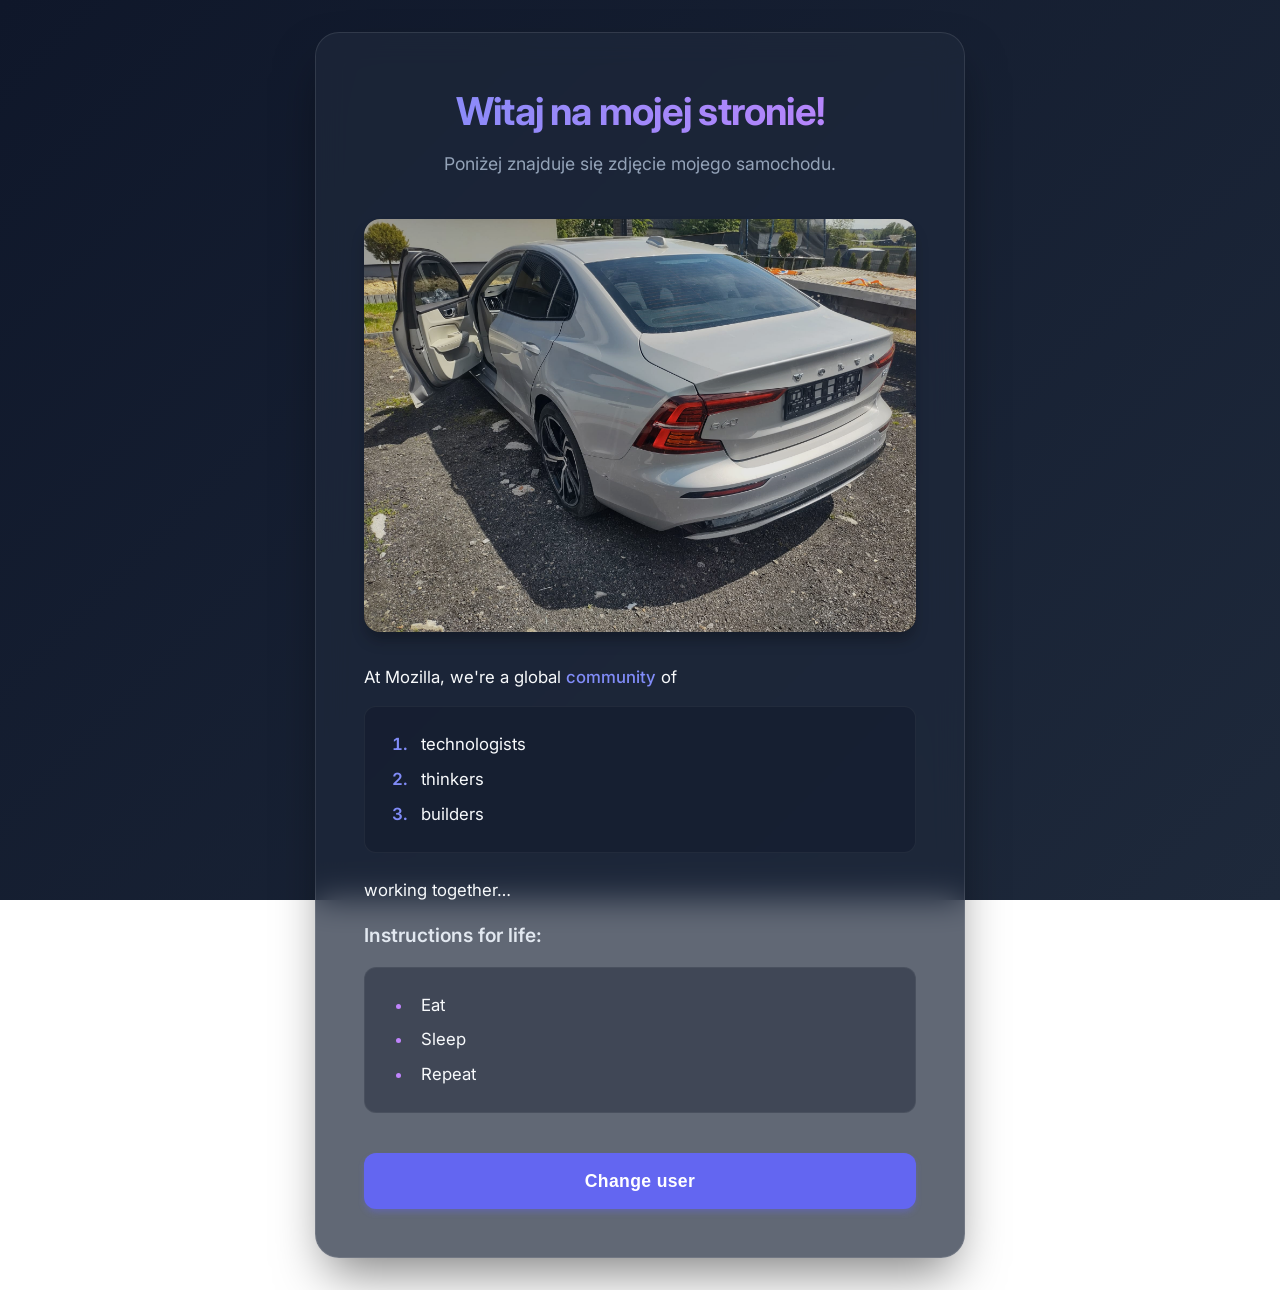
<file: index.html>
<!doctype html>
<html lang="pl">
  <head>
    <meta charset="utf-8" />
    <meta name="viewport" content="width=device-width, initial-scale=1.0" />
    <title>My test page</title>
    <!-- Nowoczesna czcionka z Google Fonts -->
    <link rel="preconnect" href="https://fonts.googleapis.com">
    <link rel="preconnect" href="https://fonts.gstatic.com" crossorigin>
    <link href="https://fonts.googleapis.com/css2?family=Inter:wght@400;500;600;700&display=swap" rel="stylesheet">
    <link href="styles/style.css" rel="stylesheet" />
    <script async src="scripts/main.js"></script>
  </head>
  <body>
    <div class="container">
      <header>
        <h1>Witaj na mojej stronie!</h1>
        <p class="subtitle">Poniżej znajduje się zdjęcie mojego samochodu.</p>
      </header>
      
      <main>
        <div class="image-wrapper">
          <img src="images/samochod.jpg" alt="samochód" />
        </div>

        <div class="content-section">
          <p>At Mozilla, we're a global <a href="https://www.mozilla.org/">community</a> of</p>
          <ol>
            <li>technologists</li>
            <li>thinkers</li>
            <li>builders</li>
          </ol>

          <p>working together…</p>

          <div class="instructions">
            <h3>Instructions for life:</h3>
            <ul>
              <li>Eat</li>
              <li>Sleep</li>
              <li>Repeat</li>
            </ul>
          </div>
        </div>

        <button>Change user</button>
      </main>
    </div>
  </body>
</html>
</file>
<file: styles/style.css>
:root {
  --primary-color: #6366f1; /* Indigo */
  --primary-hover: #4f46e5;
  --bg-gradient-start: #0f172a; /* Slate 900 */
  --bg-gradient-end: #1e293b; /* Slate 800 */
  --text-main: #f8fafc; /* Slate 50 */
  --text-muted: #94a3b8; /* Slate 400 */
  --card-bg: rgba(30, 41, 59, 0.7);
  --card-border: rgba(255, 255, 255, 0.1);
}

* {
  box-sizing: border-box;
  margin: 0;
  padding: 0;
}

body {
  font-family: 'Inter', -apple-system, BlinkMacSystemFont, "Segoe UI", Roboto, sans-serif;
  background: linear-gradient(135deg, var(--bg-gradient-start) 0%, var(--bg-gradient-end) 100%);
  background-attachment: fixed;
  color: var(--text-main);
  min-height: 100vh;
  display: flex;
  justify-content: center;
  align-items: center;
  padding: 2rem 1rem;
  line-height: 1.6;
}

.container {
  background: var(--card-bg);
  backdrop-filter: blur(16px);
  -webkit-backdrop-filter: blur(16px);
  border: 1px solid var(--card-border);
  border-radius: 24px;
  padding: 3rem;
  max-width: 650px;
  width: 100%;
  box-shadow: 0 25px 50px -12px rgba(0, 0, 0, 0.5);
  animation: fadeIn 0.8s ease-out;
}

@keyframes fadeIn {
  from { opacity: 0; transform: translateY(20px); }
  to { opacity: 1; transform: translateY(0); }
}

header {
  text-align: center;
  margin-bottom: 2.5rem;
}

h1 {
  font-size: 2.4rem;
  font-weight: 700;
  margin-bottom: 0.5rem;
  background: linear-gradient(to right, #818cf8, #c084fc);
  -webkit-background-clip: text;
  -webkit-text-fill-color: transparent;
  background-clip: text;
  letter-spacing: -0.02em;
}

.subtitle {
  color: var(--text-muted);
  font-size: 1.1rem;
}

.image-wrapper {
  border-radius: 16px;
  overflow: hidden;
  margin-bottom: 2rem;
  box-shadow: 0 10px 15px -3px rgba(0, 0, 0, 0.3);
  transition: transform 0.3s ease;
  background: #000;
}

.image-wrapper:hover {
  transform: scale(1.02);
}

img {
  display: block;
  width: 100%;
  height: auto;
  object-fit: cover;
  opacity: 0.9;
  transition: opacity 0.3s ease;
}

.image-wrapper:hover img {
  opacity: 1;
}

.content-section {
  margin-bottom: 2.5rem;
  font-size: 1.05rem;
}

.content-section p {
  margin-bottom: 1rem;
}

a {
  color: #818cf8;
  text-decoration: none;
  font-weight: 500;
  position: relative;
  transition: color 0.2s;
}

a:hover {
  color: #a5b4fc;
}

a::after {
  content: '';
  position: absolute;
  width: 100%;
  transform: scaleX(0);
  height: 2px;
  bottom: -2px;
  left: 0;
  background-color: #a5b4fc;
  transform-origin: bottom right;
  transition: transform 0.25s ease-out;
}

a:hover::after {
  transform: scaleX(1);
  transform-origin: bottom left;
}

ol, ul {
  background: rgba(15, 23, 42, 0.4);
  padding: 1.5rem 1.5rem 1.5rem 3rem;
  border-radius: 12px;
  margin-bottom: 1.5rem;
  border: 1px solid rgba(255, 255, 255, 0.05);
}

li {
  margin-bottom: 0.5rem;
  color: var(--text-main);
  padding-left: 0.5rem;
}

li:last-child {
  margin-bottom: 0;
}

ol li::marker {
  color: #818cf8;
  font-weight: 600;
}

ul li::marker {
  color: #c084fc;
}

.instructions h3 {
  font-size: 1.2rem;
  font-weight: 600;
  margin-bottom: 1rem;
  color: #e2e8f0;
}

button {
  display: block;
  width: 100%;
  padding: 1.1rem 2rem;
  font-size: 1.1rem;
  font-weight: 600;
  color: white;
  background: var(--primary-color);
  border: none;
  border-radius: 12px;
  cursor: pointer;
  transition: all 0.3s ease;
  box-shadow: 0 4px 6px -1px rgba(99, 102, 241, 0.4);
  letter-spacing: 0.02em;
}

button:hover {
  background: var(--primary-hover);
  transform: translateY(-2px);
  box-shadow: 0 10px 15px -3px rgba(99, 102, 241, 0.5);
}

button:active {
  transform: translateY(0);
}

/* W przypadku użycia klasy done z JS */
.done {
  color: #64748b;
  text-decoration: line-through;
  opacity: 0.7;
}
</file>
